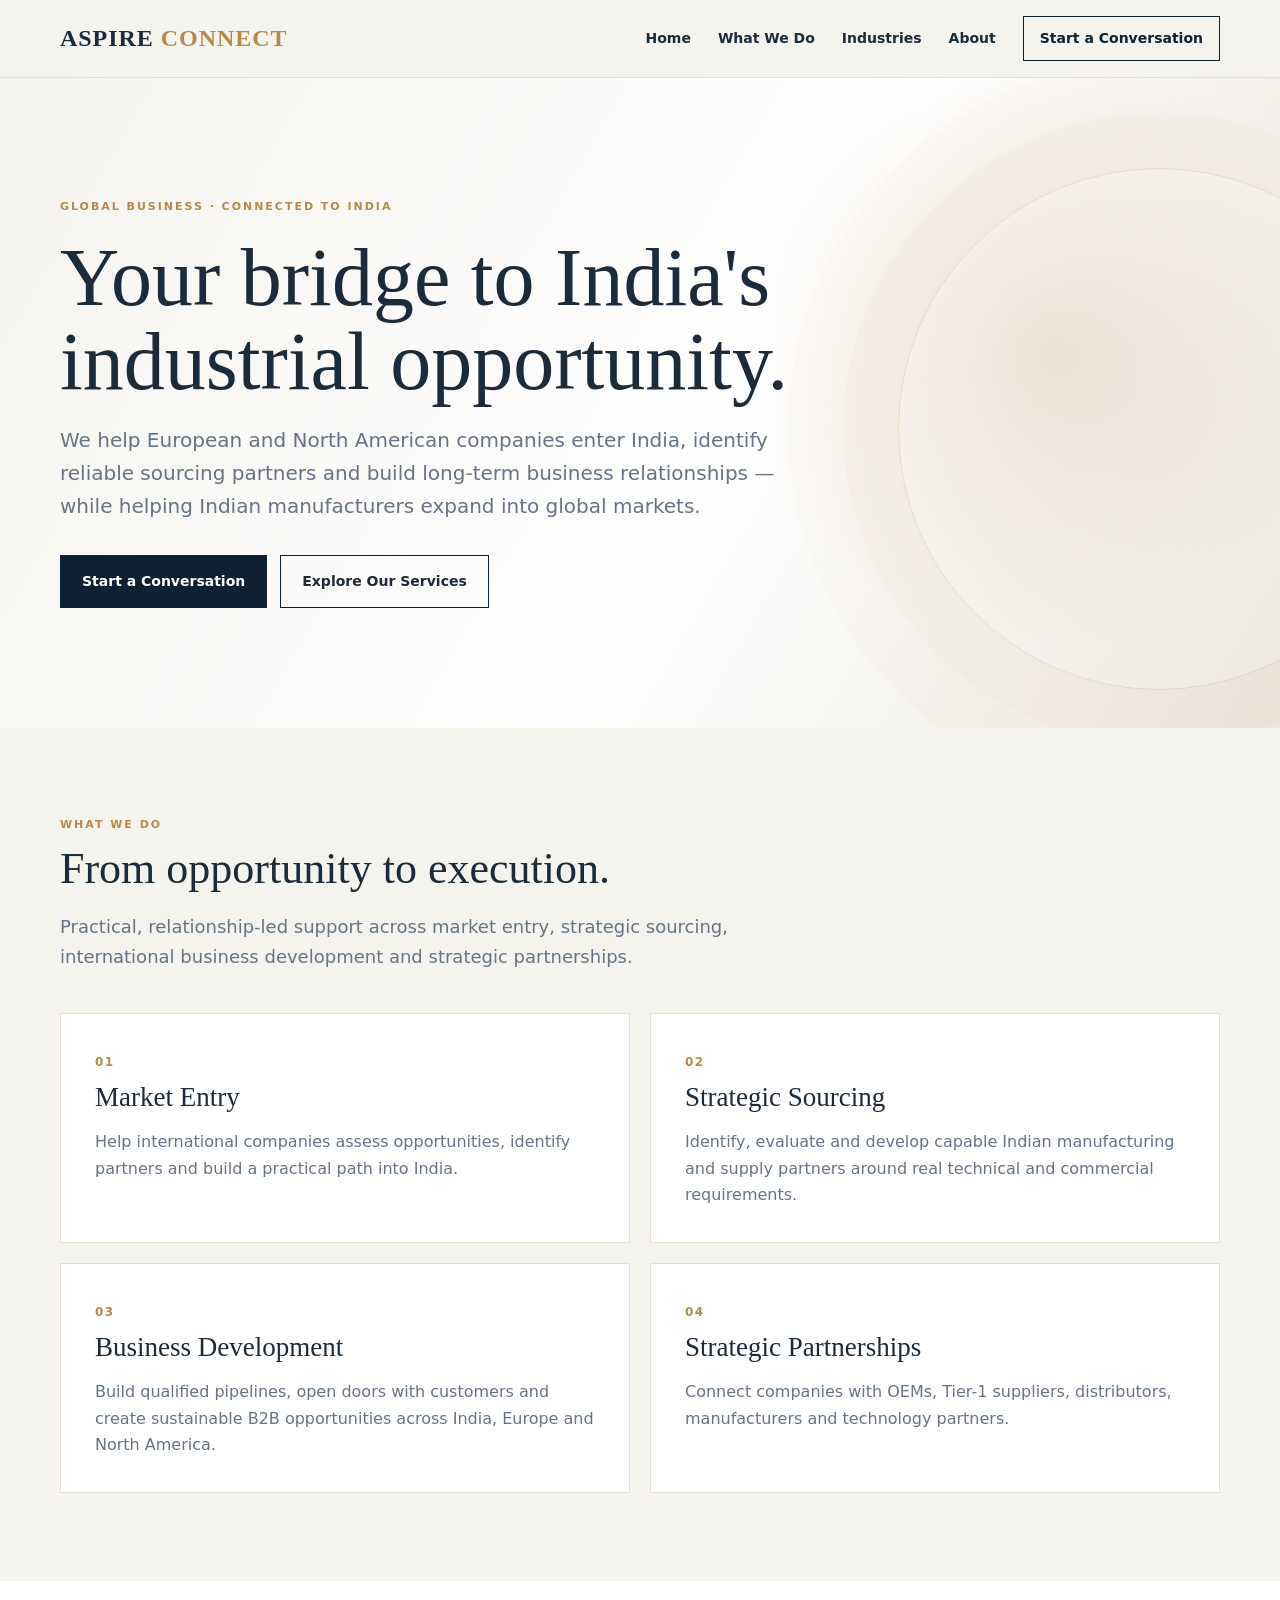
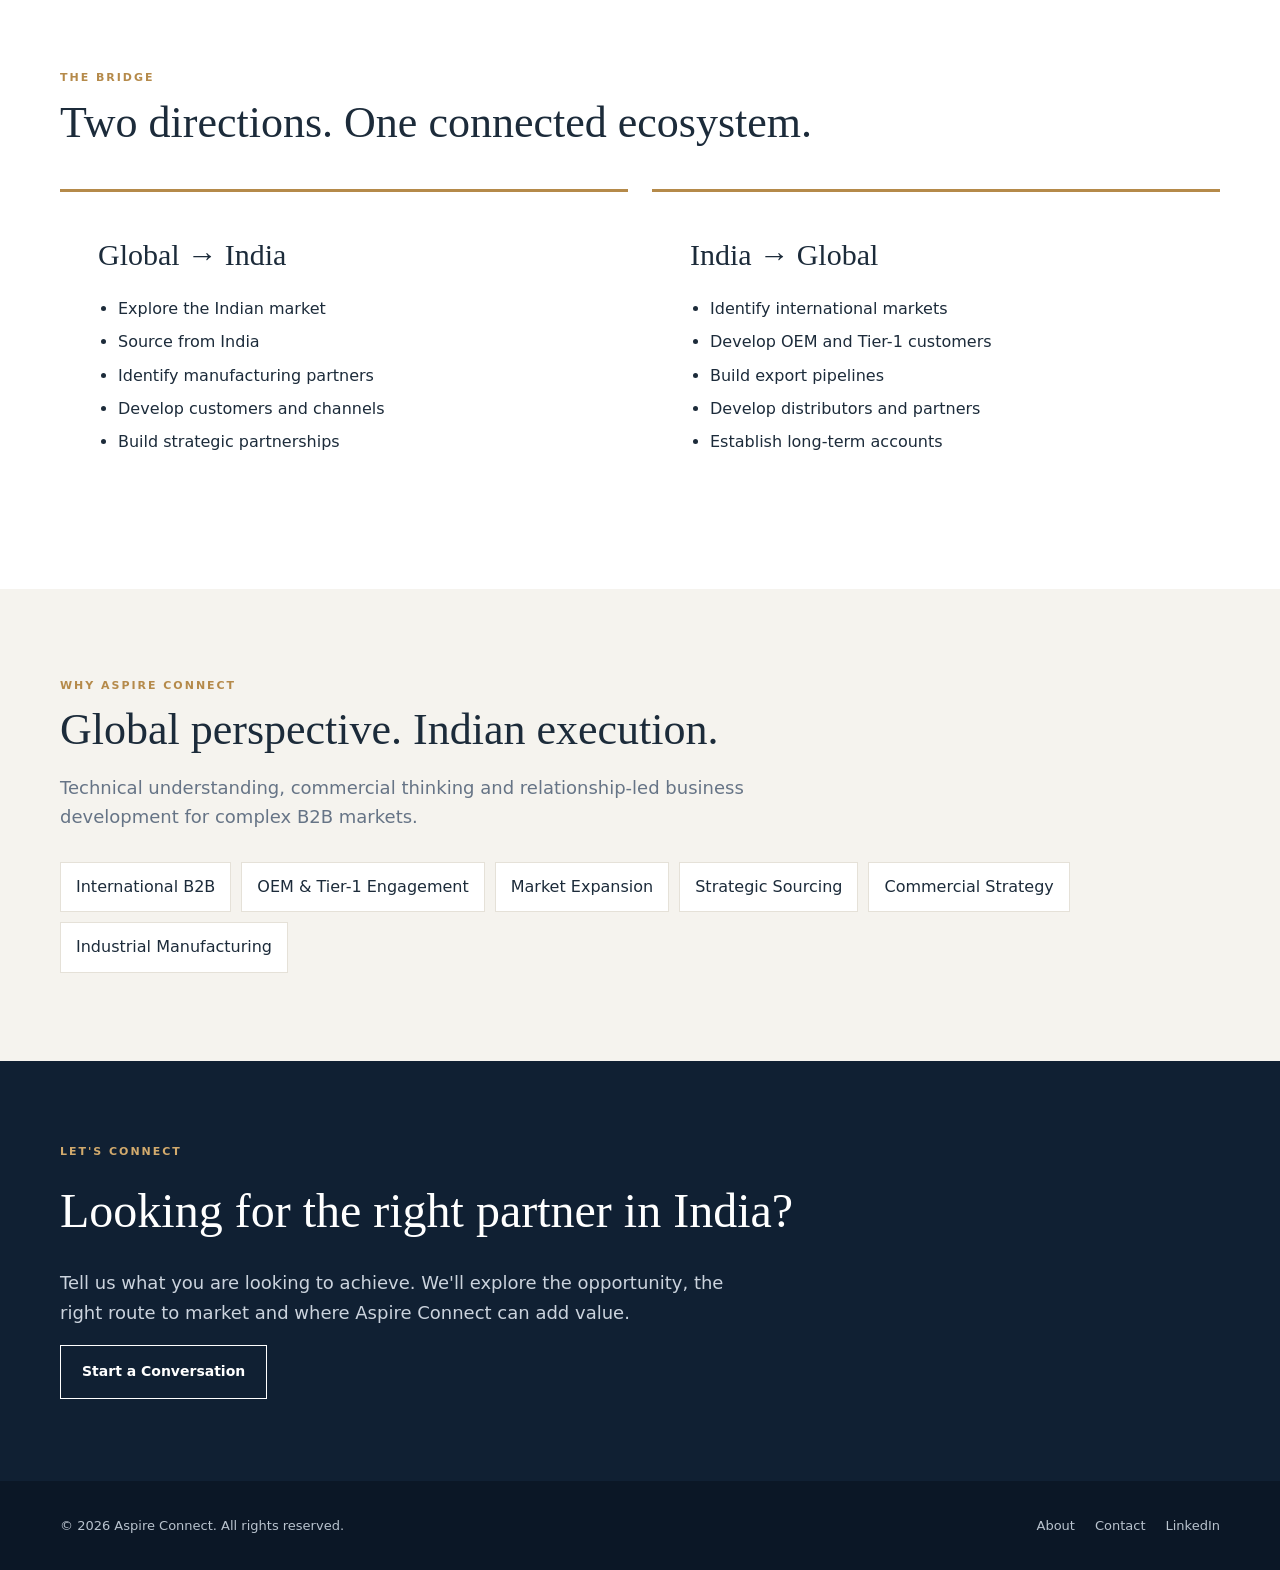
<file: index.html>
<!doctype html><html lang="en"><head>
<meta charset="utf-8"><meta name="viewport" content="width=device-width,initial-scale=1">
<meta name="description" content="Aspire Connect helps European and North American companies enter India, source from India and build strategic B2B partnerships.">
<meta name="theme-color" content="#102033"><title>Home | Aspire Connect</title>
<link rel="stylesheet" href="/styles.css"></head><body><header class="site-header"><div class="container nav">
<a class="logo" href="/">ASPIRE <em>CONNECT</em></a>
<button class="mobile-toggle" aria-label="Open menu" onclick="document.querySelector('.navlinks').classList.toggle('open')">☰</button>
<nav class="navlinks">
<a href="/">Home</a><a href="/services.html">What We Do</a><a href="/industries.html">Industries</a><a href="/about.html">About</a><a class="nav-cta" href="/contact.html">Start a Conversation</a>
</nav></div></header><main>
<section class="hero"><div class="container">
<div class="eyebrow">Global Business · Connected to India</div>
<h1>Your bridge to India's industrial opportunity.</h1>
<p>We help European and North American companies enter India, identify reliable sourcing partners and build long-term business relationships — while helping Indian manufacturers expand into global markets.</p>
<div class="actions"><a class="btn primary" href="/contact.html">Start a Conversation</a><a class="btn" href="/services.html">Explore Our Services</a></div>
</div></section>
<section class="section"><div class="container"><div class="section-head">
<div class="eyebrow">What we do</div><h2>From opportunity to execution.</h2><p class="lead">Practical, relationship-led support across market entry, strategic sourcing, international business development and strategic partnerships.</p>
</div><div class="grid">
<div class="card"><span class="number">01</span><h3>Market Entry</h3><p>Help international companies assess opportunities, identify partners and build a practical path into India.</p></div>
<div class="card"><span class="number">02</span><h3>Strategic Sourcing</h3><p>Identify, evaluate and develop capable Indian manufacturing and supply partners around real technical and commercial requirements.</p></div>
<div class="card"><span class="number">03</span><h3>Business Development</h3><p>Build qualified pipelines, open doors with customers and create sustainable B2B opportunities across India, Europe and North America.</p></div>
<div class="card"><span class="number">04</span><h3>Strategic Partnerships</h3><p>Connect companies with OEMs, Tier-1 suppliers, distributors, manufacturers and technology partners.</p></div>
</div></div></section>
<section class="section white"><div class="container"><div class="section-head"><div class="eyebrow">The bridge</div><h2>Two directions. One connected ecosystem.</h2></div>
<div class="two"><div class="bridge"><h3>Global → India</h3><ul><li>Explore the Indian market</li><li>Source from India</li><li>Identify manufacturing partners</li><li>Develop customers and channels</li><li>Build strategic partnerships</li></ul></div>
<div class="bridge"><h3>India → Global</h3><ul><li>Identify international markets</li><li>Develop OEM and Tier-1 customers</li><li>Build export pipelines</li><li>Develop distributors and partners</li><li>Establish long-term accounts</li></ul></div></div></div></section>
<section class="section"><div class="container"><div class="section-head"><div class="eyebrow">Why Aspire Connect</div><h2>Global perspective. Indian execution.</h2><p class="lead">Technical understanding, commercial thinking and relationship-led business development for complex B2B markets.</p></div>
<div class="pills"><span class="pill">International B2B</span><span class="pill">OEM & Tier-1 Engagement</span><span class="pill">Market Expansion</span><span class="pill">Strategic Sourcing</span><span class="pill">Commercial Strategy</span><span class="pill">Industrial Manufacturing</span></div></div></section>
<section class="cta dark"><div class="container"><div class="eyebrow">Let's connect</div><h2>Looking for the right partner in India?</h2><p>Tell us what you are looking to achieve. We'll explore the opportunity, the right route to market and where Aspire Connect can add value.</p><a class="btn" style="border-color:#fff;color:#fff" href="/contact.html">Start a Conversation</a></div></section>
</main><footer class="site-footer"><div class="container footer-row">
<div>© 2026 Aspire Connect. All rights reserved.</div>
<div class="footer-links"><a href="/about.html">About</a><a href="/contact.html">Contact</a><a href="https://www.linkedin.com/in/pratiksalve95" target="_blank" rel="noopener">LinkedIn</a></div>
</div></footer></body></html>
</file>
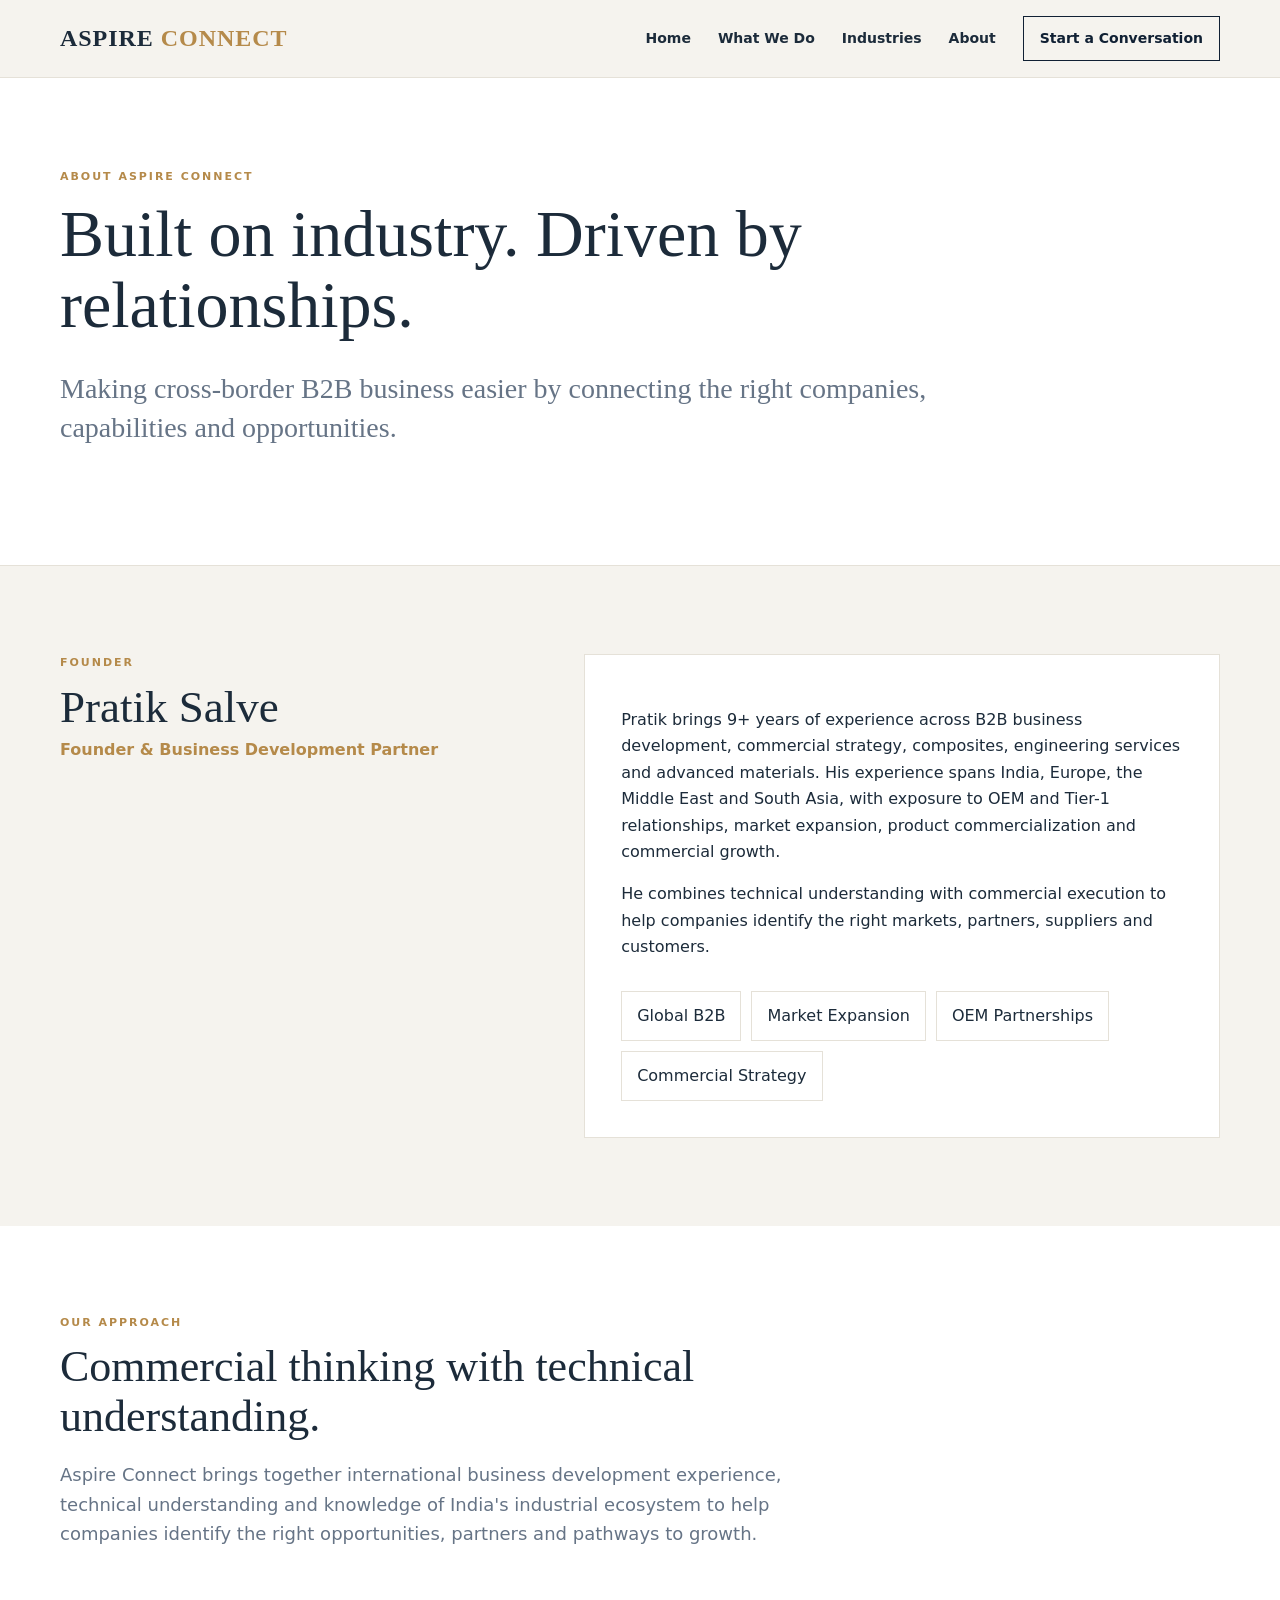
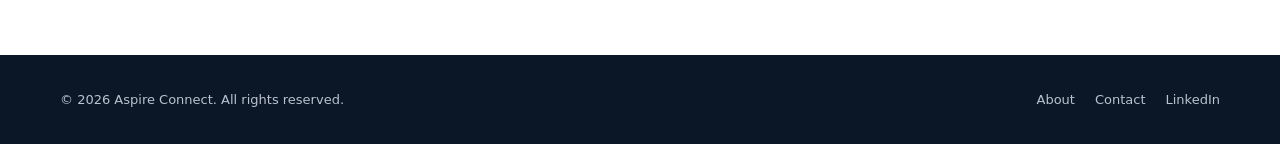
<file: about.html>
<!doctype html><html lang="en"><head>
<meta charset="utf-8"><meta name="viewport" content="width=device-width,initial-scale=1">
<meta name="description" content="Aspire Connect helps European and North American companies enter India, source from India and build strategic B2B partnerships.">
<meta name="theme-color" content="#102033"><title>About | Aspire Connect</title>
<link rel="stylesheet" href="/styles.css"></head><body><header class="site-header"><div class="container nav">
<a class="logo" href="/">ASPIRE <em>CONNECT</em></a>
<button class="mobile-toggle" aria-label="Open menu" onclick="document.querySelector('.navlinks').classList.toggle('open')">☰</button>
<nav class="navlinks">
<a href="/">Home</a><a href="/services.html">What We Do</a><a href="/industries.html">Industries</a><a href="/about.html">About</a><a class="nav-cta" href="/contact.html">Start a Conversation</a>
</nav></div></header><main>
<section class="page-hero"><div class="container"><div class="eyebrow">About Aspire Connect</div><h1>Built on industry. Driven by relationships.</h1><p class="lead" style="font-family:Georgia,serif;font-size:28px;line-height:1.4;max-width:900px">Making cross-border B2B business easier by connecting the right companies, capabilities and opportunities.</p></div></section>
<section class="section"><div class="container"><div class="founder">
<div><div class="eyebrow">Founder</div><h2>Pratik Salve</h2><div class="founder-role">Founder & Business Development Partner</div></div>
<div class="founder-box"><p>Pratik brings 9+ years of experience across B2B business development, commercial strategy, composites, engineering services and advanced materials. His experience spans India, Europe, the Middle East and South Asia, with exposure to OEM and Tier-1 relationships, market expansion, product commercialization and commercial growth.</p><p>He combines technical understanding with commercial execution to help companies identify the right markets, partners, suppliers and customers.</p><div class="pills"><span class="pill">Global B2B</span><span class="pill">Market Expansion</span><span class="pill">OEM Partnerships</span><span class="pill">Commercial Strategy</span></div></div>
</div></div></section>
<section class="section white"><div class="container"><div class="section-head"><div class="eyebrow">Our approach</div><h2>Commercial thinking with technical understanding.</h2><p class="lead">Aspire Connect brings together international business development experience, technical understanding and knowledge of India's industrial ecosystem to help companies identify the right opportunities, partners and pathways to growth.</p></div></div></section>
</main><footer class="site-footer"><div class="container footer-row">
<div>© 2026 Aspire Connect. All rights reserved.</div>
<div class="footer-links"><a href="/about.html">About</a><a href="/contact.html">Contact</a><a href="https://www.linkedin.com/in/pratiksalve95" target="_blank" rel="noopener">LinkedIn</a></div>
</div></footer></body></html>
</file>
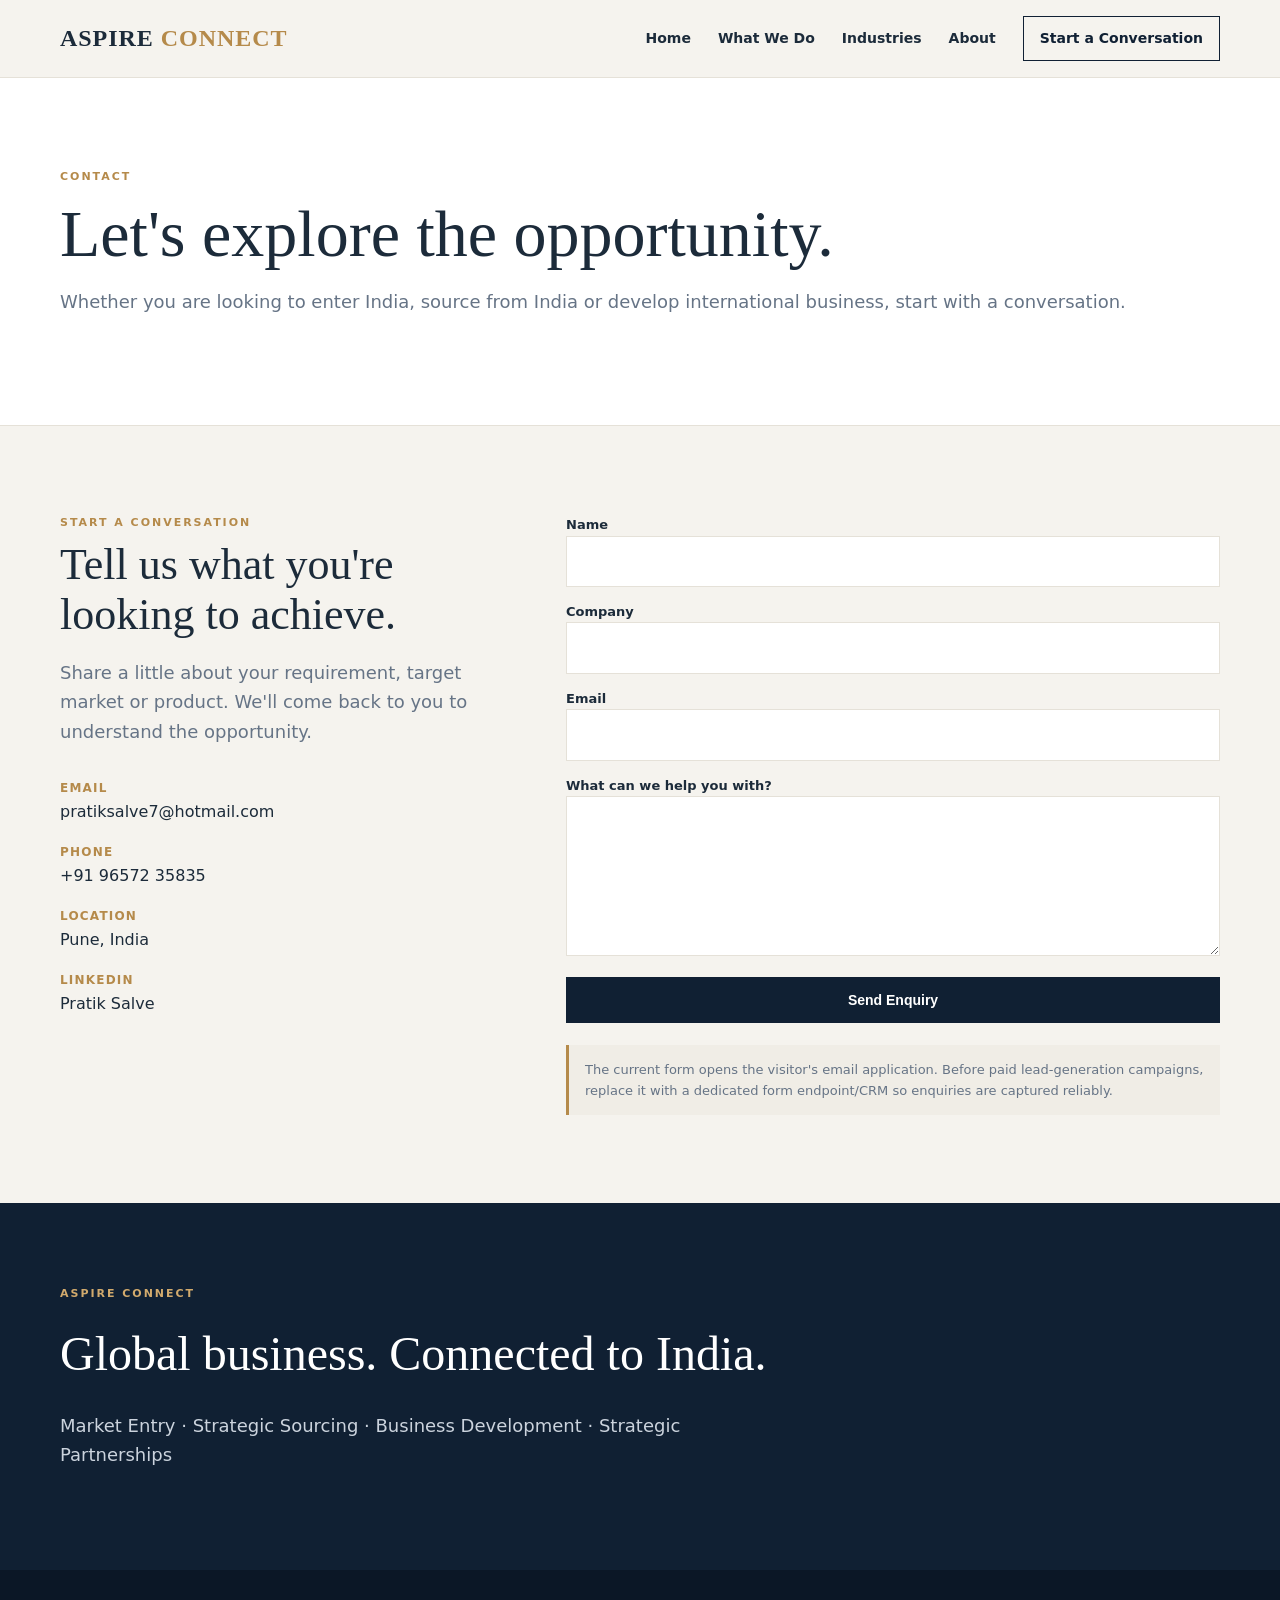
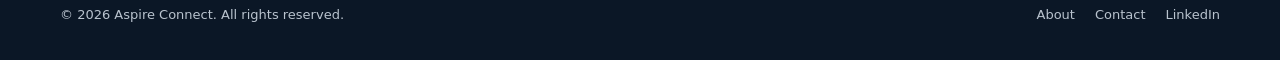
<file: contact.html>
<!doctype html><html lang="en"><head>
<meta charset="utf-8"><meta name="viewport" content="width=device-width,initial-scale=1">
<meta name="description" content="Aspire Connect helps European and North American companies enter India, source from India and build strategic B2B partnerships.">
<meta name="theme-color" content="#102033"><title>Contact | Aspire Connect</title>
<link rel="stylesheet" href="/styles.css"></head><body><header class="site-header"><div class="container nav">
<a class="logo" href="/">ASPIRE <em>CONNECT</em></a>
<button class="mobile-toggle" aria-label="Open menu" onclick="document.querySelector('.navlinks').classList.toggle('open')">☰</button>
<nav class="navlinks">
<a href="/">Home</a><a href="/services.html">What We Do</a><a href="/industries.html">Industries</a><a href="/about.html">About</a><a class="nav-cta" href="/contact.html">Start a Conversation</a>
</nav></div></header><main>
<section class="page-hero"><div class="container"><div class="eyebrow">Contact</div><h1>Let's explore the opportunity.</h1><p class="lead">Whether you are looking to enter India, source from India or develop international business, start with a conversation.</p></div></section>
<section class="section"><div class="container"><div class="contact">
<div><div class="eyebrow">Start a conversation</div><h2>Tell us what you're looking to achieve.</h2><p class="lead">Share a little about your requirement, target market or product. We'll come back to you to understand the opportunity.</p>
<div class="contact-details"><p><strong>Email</strong><a href="mailto:pratiksalve7@hotmail.com">pratiksalve7@hotmail.com</a></p><p><strong>Phone</strong><a href="tel:+919657235835">+91 96572 35835</a></p><p><strong>Location</strong>Pune, India</p><p><strong>LinkedIn</strong><a href="https://www.linkedin.com/in/pratiksalve95" target="_blank" rel="noopener">Pratik Salve</a></p></div></div>
<div><form action="mailto:pratiksalve7@hotmail.com" method="post" enctype="text/plain">
<label>Name<input name="Name" required></label><label>Company<input name="Company"></label><label>Email<input type="email" name="Email" required></label><label>What can we help you with?<textarea name="Message" required></textarea></label><button class="btn primary" type="submit">Send Enquiry</button></form>
<div class="notice">The current form opens the visitor's email application. Before paid lead-generation campaigns, replace it with a dedicated form endpoint/CRM so enquiries are captured reliably.</div></div>
</div></div></section>
<section class="cta dark"><div class="container"><div class="eyebrow">Aspire Connect</div><h2>Global business. Connected to India.</h2><p>Market Entry · Strategic Sourcing · Business Development · Strategic Partnerships</p></div></section>
</main><footer class="site-footer"><div class="container footer-row">
<div>© 2026 Aspire Connect. All rights reserved.</div>
<div class="footer-links"><a href="/about.html">About</a><a href="/contact.html">Contact</a><a href="https://www.linkedin.com/in/pratiksalve95" target="_blank" rel="noopener">LinkedIn</a></div>
</div></footer></body></html>
</file>
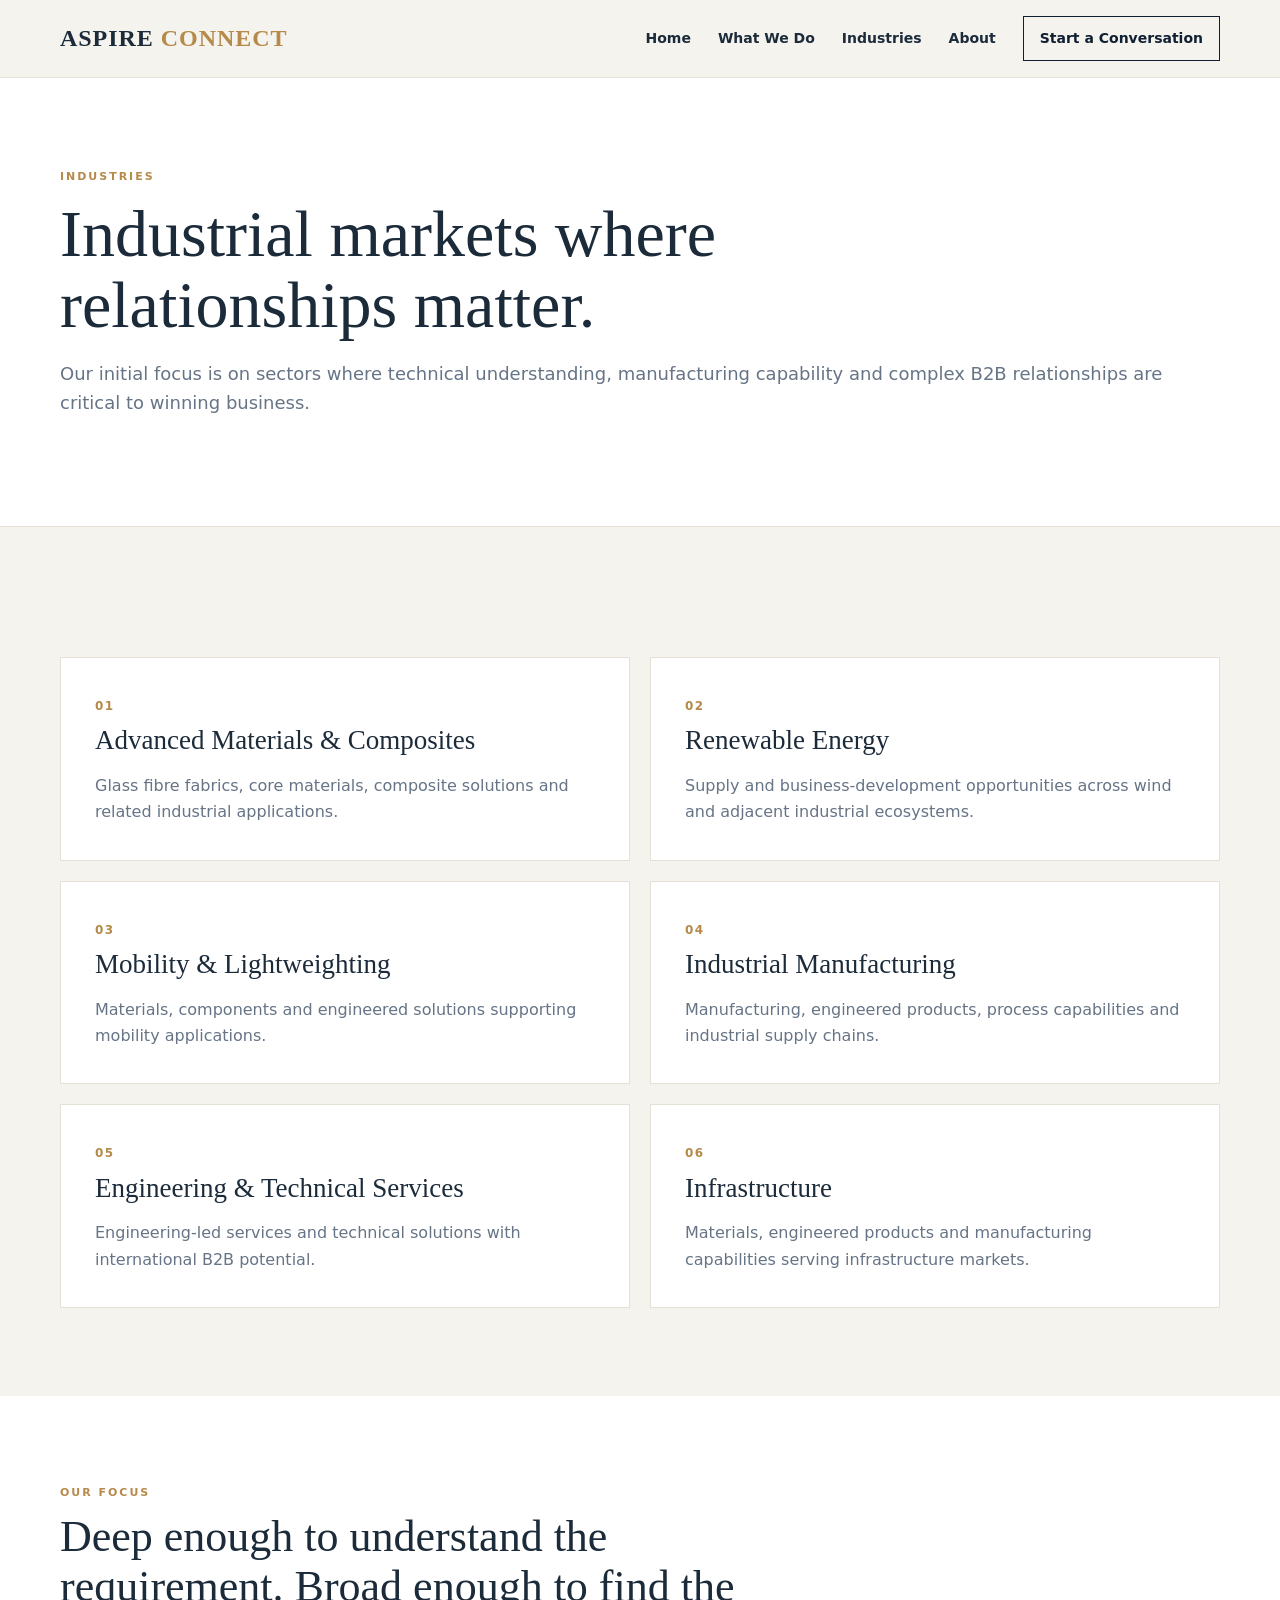
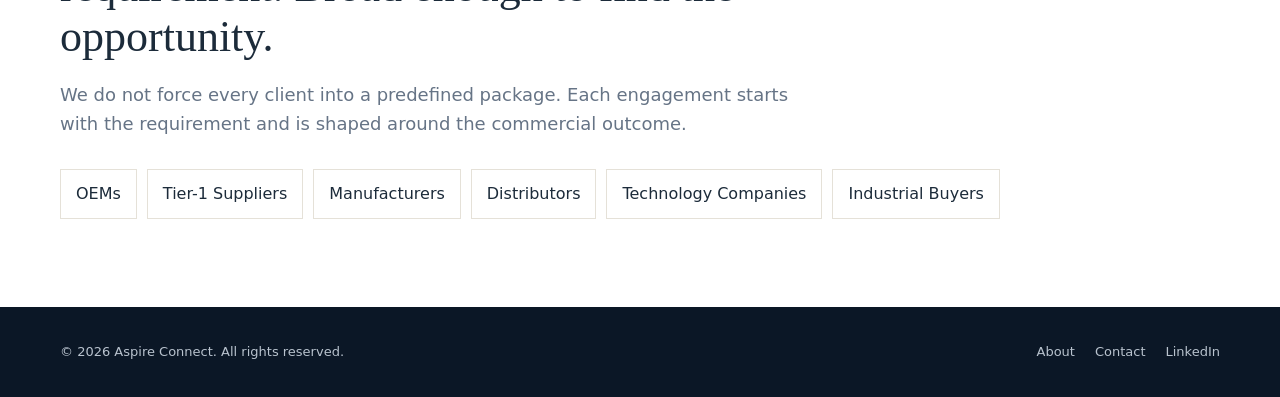
<file: industries.html>
<!doctype html><html lang="en"><head>
<meta charset="utf-8"><meta name="viewport" content="width=device-width,initial-scale=1">
<meta name="description" content="Aspire Connect helps European and North American companies enter India, source from India and build strategic B2B partnerships.">
<meta name="theme-color" content="#102033"><title>Industries | Aspire Connect</title>
<link rel="stylesheet" href="/styles.css"></head><body><header class="site-header"><div class="container nav">
<a class="logo" href="/">ASPIRE <em>CONNECT</em></a>
<button class="mobile-toggle" aria-label="Open menu" onclick="document.querySelector('.navlinks').classList.toggle('open')">☰</button>
<nav class="navlinks">
<a href="/">Home</a><a href="/services.html">What We Do</a><a href="/industries.html">Industries</a><a href="/about.html">About</a><a class="nav-cta" href="/contact.html">Start a Conversation</a>
</nav></div></header><main>
<section class="page-hero"><div class="container"><div class="eyebrow">Industries</div><h1>Industrial markets where relationships matter.</h1><p class="lead">Our initial focus is on sectors where technical understanding, manufacturing capability and complex B2B relationships are critical to winning business.</p></div></section>
<section class="section"><div class="container"><div class="grid">
<div class="card"><span class="number">01</span><h3>Advanced Materials & Composites</h3><p>Glass fibre fabrics, core materials, composite solutions and related industrial applications.</p></div>
<div class="card"><span class="number">02</span><h3>Renewable Energy</h3><p>Supply and business-development opportunities across wind and adjacent industrial ecosystems.</p></div>
<div class="card"><span class="number">03</span><h3>Mobility & Lightweighting</h3><p>Materials, components and engineered solutions supporting mobility applications.</p></div>
<div class="card"><span class="number">04</span><h3>Industrial Manufacturing</h3><p>Manufacturing, engineered products, process capabilities and industrial supply chains.</p></div>
<div class="card"><span class="number">05</span><h3>Engineering & Technical Services</h3><p>Engineering-led services and technical solutions with international B2B potential.</p></div>
<div class="card"><span class="number">06</span><h3>Infrastructure</h3><p>Materials, engineered products and manufacturing capabilities serving infrastructure markets.</p></div>
</div></div></section>
<section class="section white"><div class="container"><div class="section-head"><div class="eyebrow">Our focus</div><h2>Deep enough to understand the requirement. Broad enough to find the opportunity.</h2><p class="lead">We do not force every client into a predefined package. Each engagement starts with the requirement and is shaped around the commercial outcome.</p></div>
<div class="pills"><span class="pill">OEMs</span><span class="pill">Tier-1 Suppliers</span><span class="pill">Manufacturers</span><span class="pill">Distributors</span><span class="pill">Technology Companies</span><span class="pill">Industrial Buyers</span></div></div></section>
</main><footer class="site-footer"><div class="container footer-row">
<div>© 2026 Aspire Connect. All rights reserved.</div>
<div class="footer-links"><a href="/about.html">About</a><a href="/contact.html">Contact</a><a href="https://www.linkedin.com/in/pratiksalve95" target="_blank" rel="noopener">LinkedIn</a></div>
</div></footer></body></html>
</file>
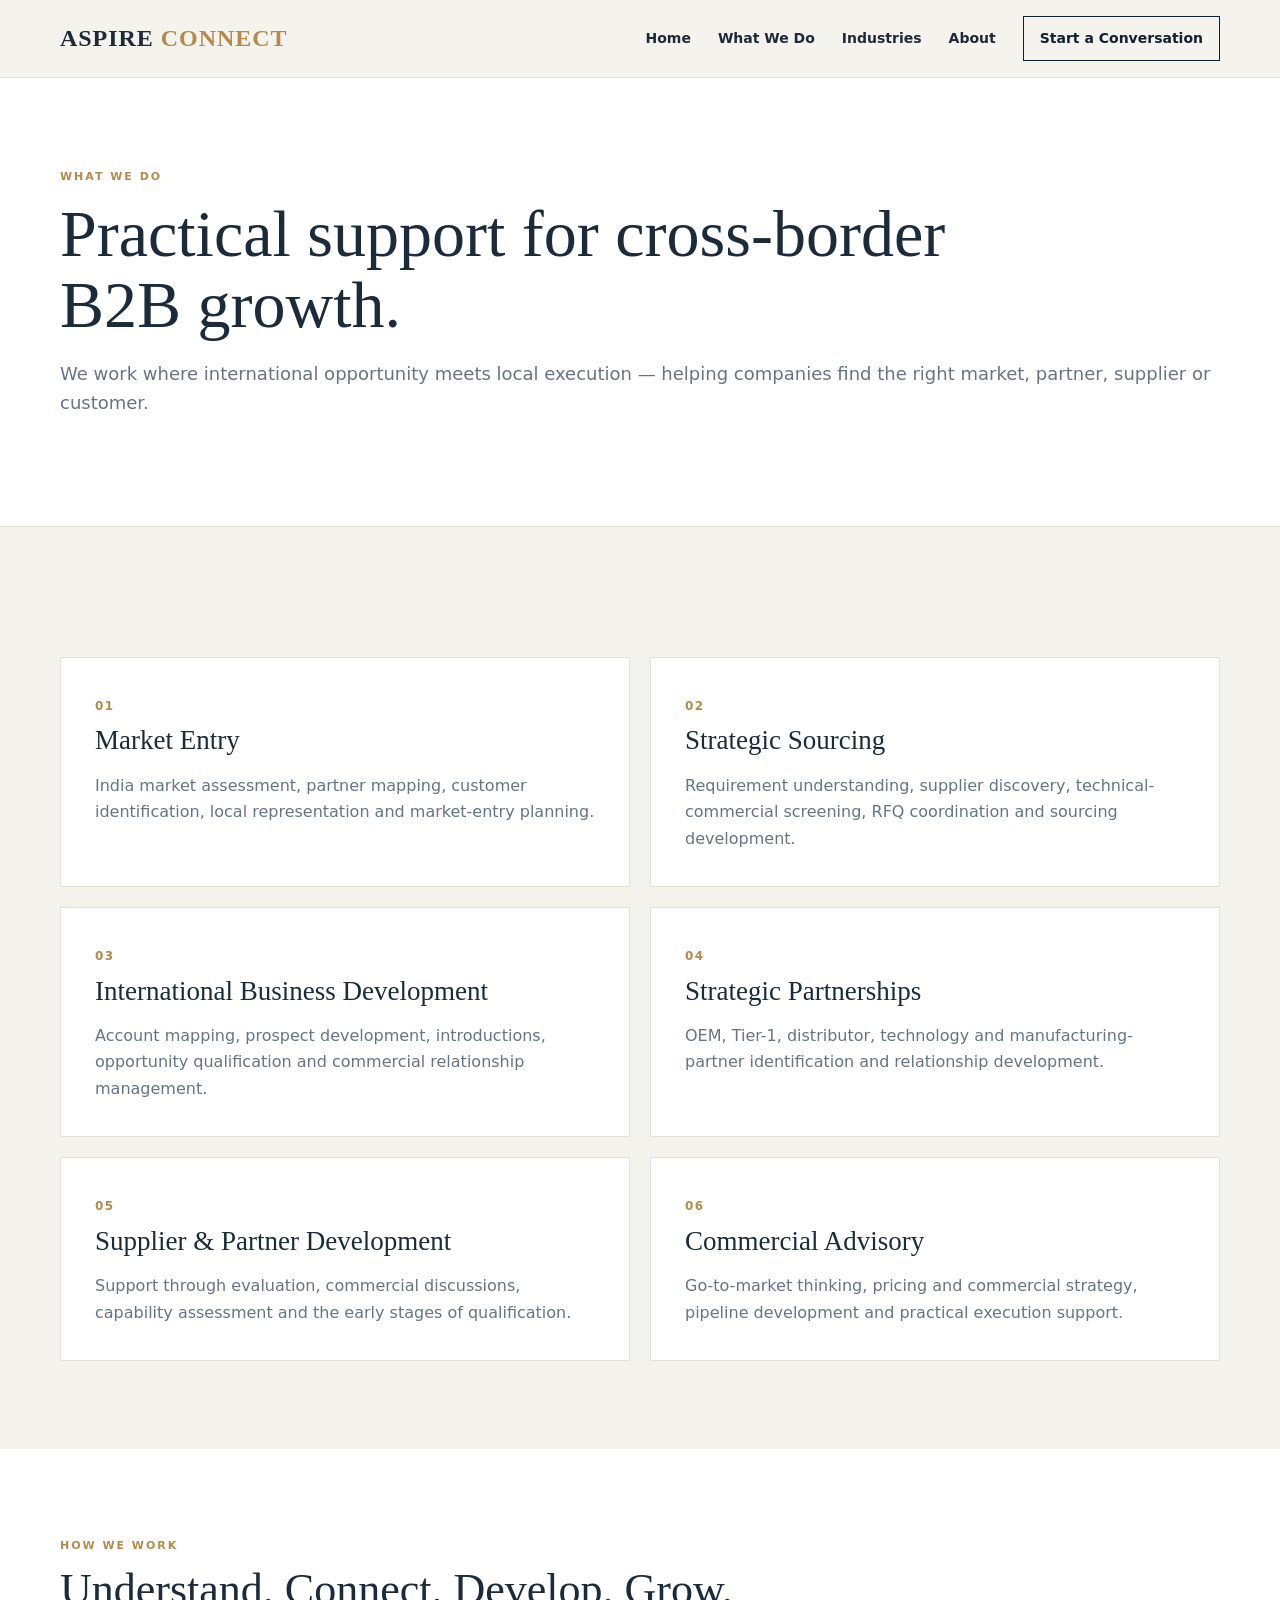
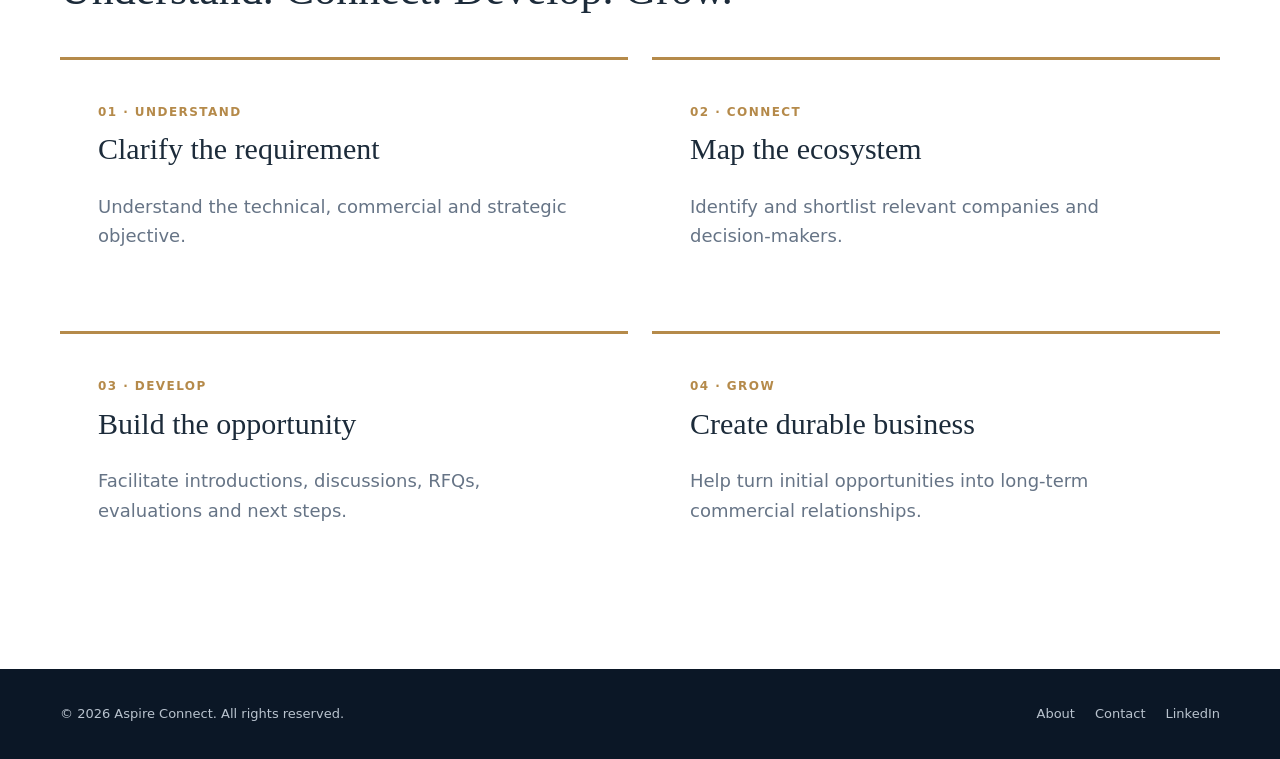
<file: services.html>
<!doctype html><html lang="en"><head>
<meta charset="utf-8"><meta name="viewport" content="width=device-width,initial-scale=1">
<meta name="description" content="Aspire Connect helps European and North American companies enter India, source from India and build strategic B2B partnerships.">
<meta name="theme-color" content="#102033"><title>What We Do | Aspire Connect</title>
<link rel="stylesheet" href="/styles.css"></head><body><header class="site-header"><div class="container nav">
<a class="logo" href="/">ASPIRE <em>CONNECT</em></a>
<button class="mobile-toggle" aria-label="Open menu" onclick="document.querySelector('.navlinks').classList.toggle('open')">☰</button>
<nav class="navlinks">
<a href="/">Home</a><a href="/services.html">What We Do</a><a href="/industries.html">Industries</a><a href="/about.html">About</a><a class="nav-cta" href="/contact.html">Start a Conversation</a>
</nav></div></header><main>
<section class="page-hero"><div class="container"><div class="eyebrow">What we do</div><h1>Practical support for cross-border B2B growth.</h1><p class="lead">We work where international opportunity meets local execution — helping companies find the right market, partner, supplier or customer.</p></div></section>
<section class="section"><div class="container"><div class="grid">
<div class="card"><span class="number">01</span><h3>Market Entry</h3><p>India market assessment, partner mapping, customer identification, local representation and market-entry planning.</p></div>
<div class="card"><span class="number">02</span><h3>Strategic Sourcing</h3><p>Requirement understanding, supplier discovery, technical-commercial screening, RFQ coordination and sourcing development.</p></div>
<div class="card"><span class="number">03</span><h3>International Business Development</h3><p>Account mapping, prospect development, introductions, opportunity qualification and commercial relationship management.</p></div>
<div class="card"><span class="number">04</span><h3>Strategic Partnerships</h3><p>OEM, Tier-1, distributor, technology and manufacturing-partner identification and relationship development.</p></div>
<div class="card"><span class="number">05</span><h3>Supplier & Partner Development</h3><p>Support through evaluation, commercial discussions, capability assessment and the early stages of qualification.</p></div>
<div class="card"><span class="number">06</span><h3>Commercial Advisory</h3><p>Go-to-market thinking, pricing and commercial strategy, pipeline development and practical execution support.</p></div>
</div></div></section>
<section class="section white"><div class="container"><div class="section-head"><div class="eyebrow">How we work</div><h2>Understand. Connect. Develop. Grow.</h2></div><div class="two">
<div class="bridge"><span class="number">01 · UNDERSTAND</span><h3>Clarify the requirement</h3><p class="lead">Understand the technical, commercial and strategic objective.</p></div>
<div class="bridge"><span class="number">02 · CONNECT</span><h3>Map the ecosystem</h3><p class="lead">Identify and shortlist relevant companies and decision-makers.</p></div>
<div class="bridge"><span class="number">03 · DEVELOP</span><h3>Build the opportunity</h3><p class="lead">Facilitate introductions, discussions, RFQs, evaluations and next steps.</p></div>
<div class="bridge"><span class="number">04 · GROW</span><h3>Create durable business</h3><p class="lead">Help turn initial opportunities into long-term commercial relationships.</p></div>
</div></div></section>
</main><footer class="site-footer"><div class="container footer-row">
<div>© 2026 Aspire Connect. All rights reserved.</div>
<div class="footer-links"><a href="/about.html">About</a><a href="/contact.html">Contact</a><a href="https://www.linkedin.com/in/pratiksalve95" target="_blank" rel="noopener">LinkedIn</a></div>
</div></footer></body></html>
</file>
<file: styles.css>
:root{
  --navy:#102033; --navy2:#182b42; --gold:#b58a4a; --cream:#f5f3ee;
  --white:#fff; --text:#1c2b3a; --muted:#667486; --line:#e5e1d8;
  --max:1160px; --serif:Georgia,"Times New Roman",serif;
}
*{box-sizing:border-box}
html{scroll-behavior:smooth}
body{margin:0;color:var(--text);font-family:Inter,ui-sans-serif,system-ui,-apple-system,BlinkMacSystemFont,"Segoe UI",Arial,sans-serif;line-height:1.65;background:var(--cream)}
a{color:inherit;text-decoration:none}
img{max-width:100%;display:block}
.container{width:min(var(--max),92%);margin:auto}
.site-header{height:78px;background:rgba(245,243,238,.94);backdrop-filter:blur(10px);border-bottom:1px solid var(--line);position:sticky;top:0;z-index:50}
.nav{height:100%;display:flex;align-items:center;justify-content:space-between}
.logo{font-family:var(--serif);font-size:24px;letter-spacing:.04em;font-weight:600}
.logo em{color:var(--gold);font-style:normal}
.navlinks{display:flex;align-items:center;gap:27px;font-size:14px;font-weight:600}
.navlinks a{transition:.2s}.navlinks a:hover,.navlinks a.active{color:var(--gold)}
.nav-cta{padding:10px 16px;border:1px solid var(--navy);color:var(--navy)}
.mobile-toggle{display:none;border:0;background:none;font-size:26px;color:var(--navy)}
.hero{min-height:650px;display:flex;align-items:center;position:relative;overflow:hidden;background:
radial-gradient(circle at 82% 42%,rgba(181,138,74,.18),transparent 27%),
linear-gradient(120deg,#f5f3ee 0%,#fff 57%,#ece8df 100%)}
.hero:after{content:"";position:absolute;right:-140px;top:90px;width:520px;height:520px;border:1px solid rgba(181,138,74,.22);border-radius:50%;box-shadow:0 0 0 55px rgba(181,138,74,.035),0 0 0 110px rgba(181,138,74,.025)}
.eyebrow{text-transform:uppercase;letter-spacing:.18em;font-size:11px;font-weight:800;color:var(--gold)}
h1,h2,h3{font-family:var(--serif);font-weight:500}
.hero h1{font-size:clamp(48px,7vw,82px);line-height:1.02;max-width:900px;margin:20px 0}
.hero p{font-size:20px;color:var(--muted);max-width:760px;margin:0}
.actions{display:flex;gap:13px;flex-wrap:wrap;margin-top:32px}
.btn{display:inline-block;padding:14px 21px;border:1px solid var(--navy);font-size:14px;font-weight:800;transition:.2s}
.btn.primary{background:var(--navy);color:#fff}.btn:hover{transform:translateY(-1px)}
.section{padding:88px 0}.section.white{background:#fff}
.section-head{max-width:760px}.section h2{font-size:44px;line-height:1.13;margin:10px 0 18px}.lead{font-size:18px;color:var(--muted)}
.grid{display:grid;grid-template-columns:repeat(2,1fr);gap:20px;margin-top:42px}
.card{background:#fff;border:1px solid var(--line);padding:34px;min-height:190px}
.card h3{font-size:27px;margin:0 0 10px}.card p{color:var(--muted);margin:0}
.two{display:grid;grid-template-columns:1fr 1fr;gap:24px;margin-top:42px}
.bridge{background:#fff;border-top:3px solid var(--gold);padding:38px}
.bridge h3{font-size:30px;margin:0 0 16px}.bridge ul{padding-left:20px;margin:0}.bridge li{margin:7px 0}
.number{font-size:12px;color:var(--gold);font-weight:900;letter-spacing:.12em}
.pills{display:flex;gap:10px;flex-wrap:wrap;margin-top:30px}.pill{background:#fff;border:1px solid var(--line);padding:11px 15px}
.dark{background:var(--navy);color:#fff}.dark .lead{color:#cbd3dd}.dark .eyebrow{color:#d2aa6d}
.cta{padding:82px 0}.cta h2{font-size:48px;max-width:760px;margin:10px 0}.cta p{max-width:700px;font-size:18px;color:#cbd3dd}
.page-hero{padding:90px 0;background:#fff;border-bottom:1px solid var(--line)}.page-hero h1{font-size:clamp(44px,6vw,66px);line-height:1.08;max-width:900px;margin:12px 0}
.founder{display:grid;grid-template-columns:1fr 1.4fr;gap:70px;align-items:start}.founder h2{font-size:45px;margin:10px 0 4px}.founder-role{color:var(--gold);font-weight:800}.founder-box{background:#fff;border:1px solid var(--line);padding:36px}
.contact{display:grid;grid-template-columns:.8fr 1.2fr;gap:70px}.contact h2{font-size:44px;margin:8px 0 15px}.contact-details{margin-top:32px}.contact-details p{margin:18px 0}.contact-details strong{display:block;font-size:12px;letter-spacing:.1em;text-transform:uppercase;color:var(--gold)}
form{display:grid;gap:14px}label{font-size:13px;font-weight:700}input,textarea{width:100%;padding:14px;border:1px solid var(--line);background:#fff;font:inherit;color:var(--text)}textarea{min-height:160px;resize:vertical}
.site-footer{background:#0b1726;color:#b9c3ce;padding:34px 0;font-size:13px}.footer-row{display:flex;justify-content:space-between;gap:20px;flex-wrap:wrap}
.footer-links{display:flex;gap:20px}
.notice{padding:14px 16px;background:#f0ede6;border-left:3px solid var(--gold);color:var(--muted);font-size:13px;margin-top:22px}
@media(max-width:800px){
 .navlinks{display:none;position:absolute;top:78px;left:0;right:0;background:var(--cream);padding:18px 4%;border-bottom:1px solid var(--line);flex-direction:column;align-items:flex-start}
 .navlinks.open{display:flex}.mobile-toggle{display:block}
 .hero{min-height:600px}.hero:after{right:-250px;opacity:.5}.hero h1{font-size:52px}
 .grid,.two,.founder,.contact{grid-template-columns:1fr}.section{padding:68px 0}.section h2,.contact h2{font-size:37px}.cta h2{font-size:40px}
}
</file>
